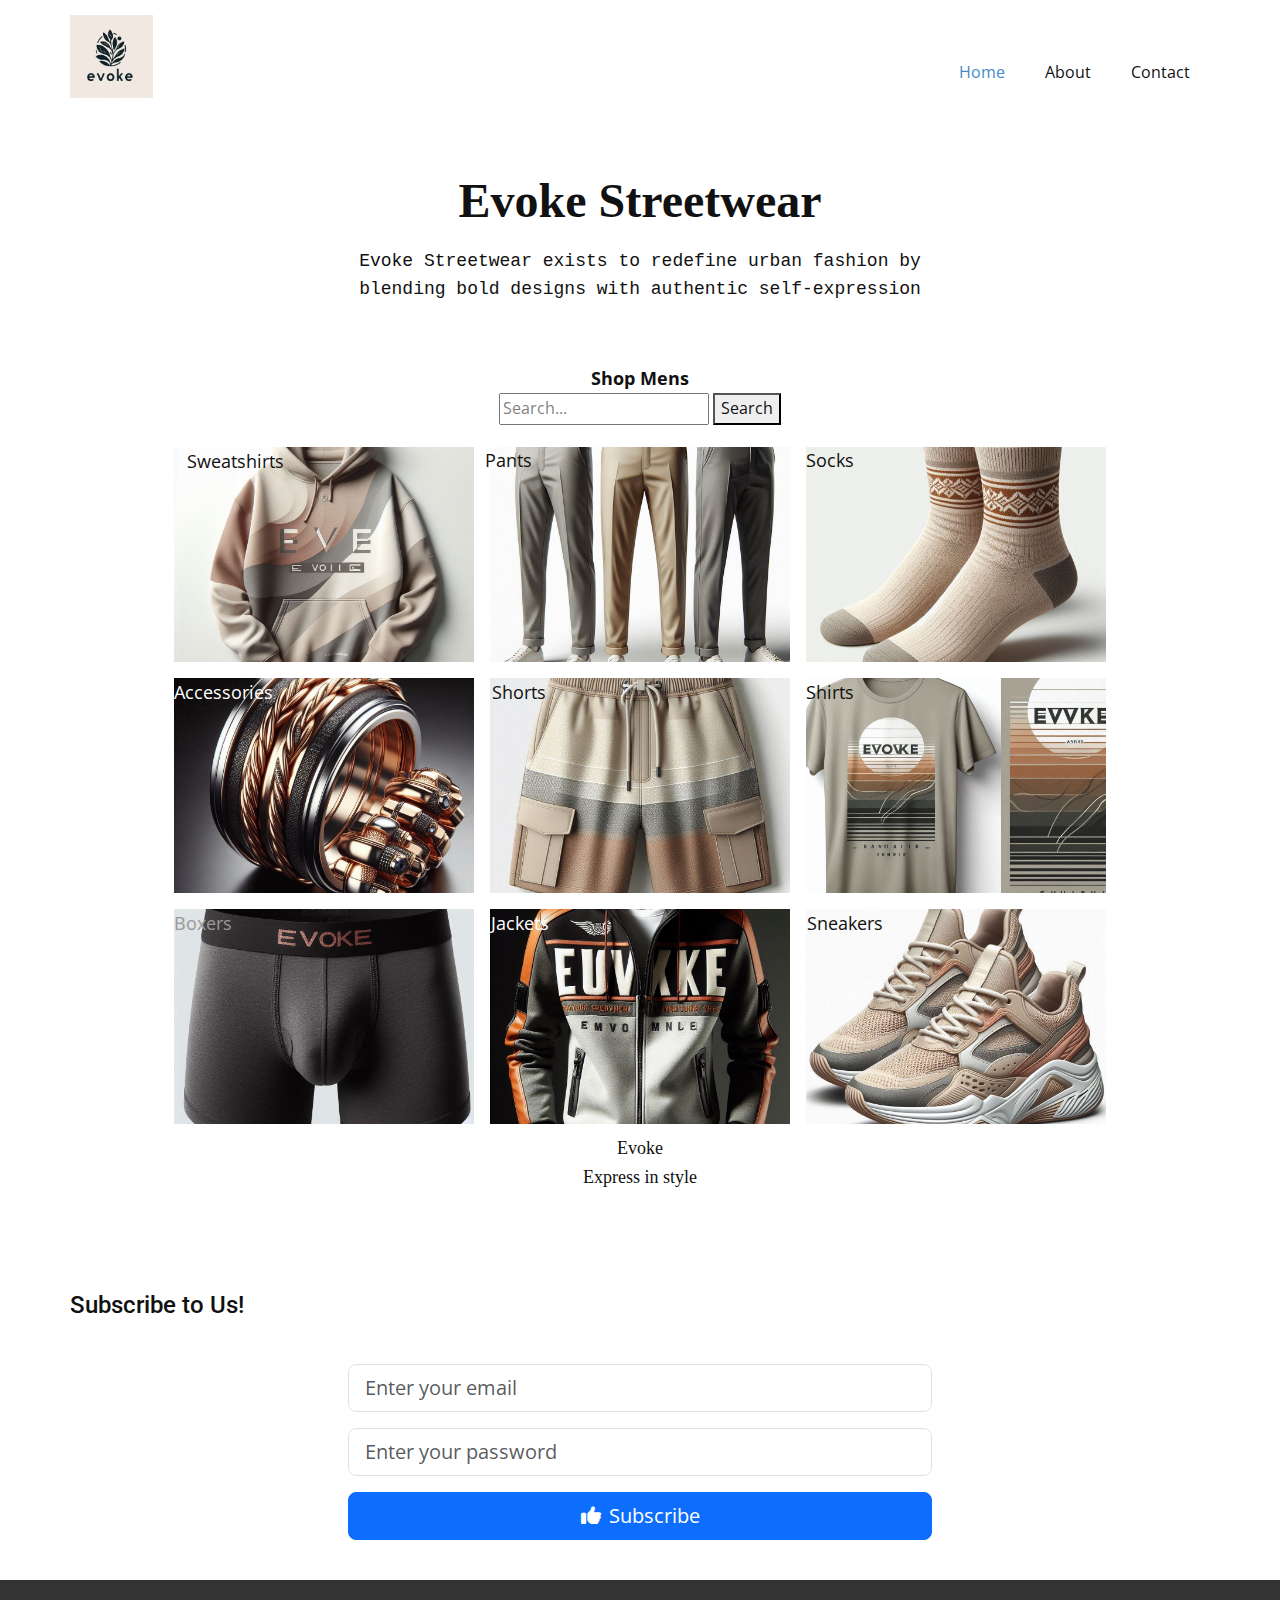
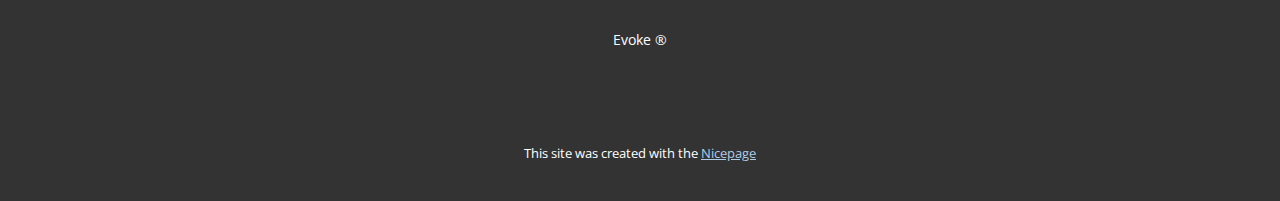
<file: index.html>
<!DOCTYPE html>
<html style="font-size: 16px;" lang="en"><head>
    <meta name="viewport" content="width=device-width, initial-scale=1.0">
    <meta charset="utf-8">
    <meta name="keywords" content="">
    <meta name="description" content="">
    <title>Home</title>
    <link rel="stylesheet" href="nicepage.css" media="screen">
<link rel="stylesheet" href="index.css" media="screen">
    <script class="u-script" type="text/javascript" src="jquery.js" defer=""></script>
    <script class="u-script" type="text/javascript" src="nicepage.js" defer=""></script>
    <meta name="generator" content="Nicepage 7.7.3, nicepage.com">
    <link rel="stylesheet" href="https://cdnjs.cloudflare.com/ajax/libs/font-awesome/6.5.0/css/all.min.css">
    <link href="https://cdn.jsdelivr.net/npm/bootstrap@5.3.0/dist/css/bootstrap.min.css" rel="stylesheet">
<script src="https://cdn.jsdelivr.net/npm/bootstrap@5.3.0/dist/js/bootstrap.bundle.min.js"></script>
    <link rel="stylesheet" href="About.css">
<link id="u-theme-google-font" rel="stylesheet" href="https://fonts.googleapis.com/css?family=Roboto:100,100i,300,300i,400,400i,500,500i,700,700i,900,900i|Open+Sans:300,300i,400,400i,500,500i,600,600i,700,700i,800,800i">
    <script type="application/ld+json">{
		"@context": "http://schema.org",
		"@type": "Organization",
		"name": "",
		"logo": "images/evoke.logo.png"
}</script>
    <meta name="theme-color" content="#478ac9">
    <meta property="og:title" content="Home">
    <meta property="og:type" content="website">
  <meta data-intl-tel-input-cdn-path="intlTelInput/"></head>
  <body data-home-page="Home.html" data-home-page-title="Home" data-path-to-root="./" data-include-products="false" class="u-body u-xl-mode" data-lang="en"><header class="u-clearfix u-header u-white u-header" id="header"><div class="u-clearfix u-sheet u-valign-middle-lg u-valign-middle-md u-valign-middle-sm u-valign-middle-xs u-sheet-1">
        <a href="#" class="u-image u-logo u-image-1" data-image-width="1024" data-image-height="1024">
          <img src="images/evoke.logo.png" class="u-logo-image u-logo-image-1">
        </a>
        <nav class="u-menu u-menu-one-level u-offcanvas u-menu-1">
          <div class="menu-collapse" style="font-size: 1rem; letter-spacing: 0px;">
            <a class="u-button-style u-custom-left-right-menu-spacing u-custom-padding-bottom u-custom-top-bottom-menu-spacing u-hamburger-link u-nav-link u-text-active-palette-1-base u-text-hover-palette-2-base" href="#">
              <svg class="u-svg-link" viewBox="0 0 24 24"><use xlink:href="#menu-hamburger"></use></svg>
              <svg class="u-svg-content" version="1.1" id="menu-hamburger" viewBox="0 0 16 16" x="0px" y="0px" xmlns:xlink="http://www.w3.org/1999/xlink" xmlns="http://www.w3.org/2000/svg"><g><rect y="1" width="16" height="2"></rect><rect y="7" width="16" height="2"></rect><rect y="13" width="16" height="2"></rect>
</g></svg>
            </a>
          </div>
          <div class="u-nav-container">
            <ul class="u-nav u-unstyled u-nav-1"><li class="u-nav-item"><a class="u-button-style u-nav-link u-text-active-palette-1-base u-text-hover-palette-2-base" href="./" style="padding: 10px 20px;">Home</a>
</li><li class="u-nav-item"><a class="u-button-style u-nav-link u-text-active-palette-1-base u-text-hover-palette-2-base" href="About.html" style="padding: 10px 20px;">About</a>
</li><li class="u-nav-item"><a class="u-button-style u-nav-link u-text-active-palette-1-base u-text-hover-palette-2-base" href="Contact.html" style="padding: 10px 20px;">Contact</a>
</li></ul>
          </div>
          <div class="u-nav-container-collapse">
            <div class="u-black u-container-style u-inner-container-layout u-opacity u-opacity-95 u-sidenav">
              <div class="u-inner-container-layout u-sidenav-overflow">
                <div class="u-menu-close"></div>
                <ul class="u-align-center u-nav u-popupmenu-items u-unstyled u-nav-2"><li class="u-nav-item"><a class="u-button-style u-nav-link" href="./">Home</a>
</li><li class="u-nav-item"><a class="u-button-style u-nav-link" href="About.html">About</a>
</li><li class="u-nav-item"><a class="u-button-style u-nav-link" href="Contact.html">Contact</a>
</li></ul>
              </div>
            </div>
            <div class="u-black u-menu-overlay u-opacity u-opacity-70"></div>
          </div>
        </nav>
      </div></header>
    <section class="u-align-center u-clearfix u-section-1" id="sec-32c2">
      <div class="u-clearfix u-sheet u-sheet-1">
        <h3 class="u-align-center u-text u-text-default u-text-1">Evoke Streetwear </h3>
        <p id= "mission"class="u-align-center u-text u-text-2">Evoke Streetwear exists to redefine urban fashion by blending bold designs with authentic self-expression </p>
        <p id= "shop"class="u-align-center u-text u-text-3">Shop Mens</p>
          <div id= "search" class="search-container">
              <input type="text" class="search-box" placeholder="Search...">
              <button id= "searchButton" class="search-button">Search</button>
          </div>
        <div class="u-gallery u-layout-grid u-lightbox u-no-transition u-show-text-none u-gallery-1">
          <div class="u-gallery-inner u-gallery-inner-1">
            <div class="u-effect-hover-zoom u-gallery-item u-shape-rectangle" data-animation-name="" data-animation-duration="0" data-animation-delay="0" data-animation-direction="">
              <div class="u-back-slide">
                <img class="u-back-image u-expanded" src="images/evokehoodie.png" data-image-width="1024" data-image-height="1024">
              </div>
              <div class="u-over-slide u-shading u-over-slide-1"></div>
            </div>
            <div class="u-effect-hover-zoom u-gallery-item u-shape-rectangle" data-image-width="1024" data-image-height="1024">
              <div class="u-back-slide">
                <img class="u-back-image u-expanded" src="images/evokepants.png">
              </div>
              <div class="u-over-slide u-shading u-over-slide-2"></div>
            </div>
            <div class="u-effect-hover-zoom u-gallery-item u-shape-rectangle" data-animation-name="" data-animation-duration="0" data-animation-delay="0" data-animation-direction="">
              <div class="u-back-slide">
                <img class="u-back-image u-expanded" src="images/evokesocks.png" data-image-width="1024" data-image-height="1024">
              </div>
              <div class="u-over-slide u-shading u-over-slide-3"></div>
            </div>
            <div class="u-effect-hover-zoom u-gallery-item u-shape-rectangle" data-image-width="1024" data-image-height="1024">
              <div class="u-back-slide" data-image-width="1024" data-image-height="1024">
                <img class="u-back-image u-expanded" src="images/evokejewelry.png">
              </div>
              <div class="u-over-slide u-shading u-over-slide-4"></div>
            </div>
            <div class="u-effect-hover-zoom u-gallery-item u-shape-rectangle" data-image-width="1024" data-image-height="1024">
              <div class="u-back-slide" data-image-width="1024" data-image-height="1024">
                <img class="u-back-image u-expanded" src="images/evokeshorts.png">
              </div>
              <div class="u-over-slide u-shading u-over-slide-5"></div>
            </div>
            <div class="u-effect-hover-zoom u-gallery-item u-shape-rectangle" data-image-width="1024" data-image-height="1024">
              <div class="u-back-slide">
                <img class="u-back-image u-expanded" src="images/evokeshirt.png">
              </div>
              <div class="u-over-slide u-shading u-over-slide-6"></div>
            </div>
            <div class="u-effect-hover-zoom u-gallery-item u-shape-rectangle" data-image-width="1024" data-image-height="1024">
              <div class="u-back-slide">
                <img class="u-back-image u-expanded" src="images/evokeboxers.png">
              </div>
              <div class="u-over-slide u-shading u-over-slide-7"></div>
            </div>
            <div class="u-effect-hover-zoom u-gallery-item u-shape-rectangle" data-image-width="1024" data-image-height="1024">
              <div class="u-back-slide">
                <img class="u-back-image u-expanded" src="images/evokejacket.png">
              </div>
              <div class="u-over-slide u-shading u-over-slide-8"></div>
            </div>
            <div class="u-effect-hover-zoom u-gallery-item u-shape-rectangle" data-image-width="1024" data-image-height="1024">
              <div class="u-back-slide">
                <img class="u-back-image u-expanded" src="images/evokesneakers.png">
              </div>
              <div class="u-over-slide u-shading u-over-slide-9"></div>
            </div>
          </div>
        </div>
        <p class="u-align-center u-text u-text-4">Sweatshirts</p>
        <p class="u-align-center u-text u-text-default u-text-5">Pants</p>
        <p class="u-align-center u-text u-text-default u-text-6">Socks</p>
        <p class="u-align-center u-text u-text-default u-text-white u-text-7">Accessories</p>
        <p class="u-align-center u-text u-text-default u-text-8">Shorts</p>
        <p class="u-align-center u-text u-text-default u-text-9">Shirts</p>
        <p class="u-align-center u-text u-text-default u-text-grey-40 u-text-10">Box<span class="u-text-palette-5-dark-2"></span>ers
        </p>
        <p class="u-align-center u-text u-text-default u-text-white u-text-11">Jackets </p>
        <p class="u-align-center u-text u-text-default u-text-12">Sneakers</p>
        <p class="u-align-center u-text u-text-default u-text-13" style="font-family: 'Palatino Linotype'">Evoke</p>
        <p class="u-align-center u-text u-text-default u-text-14" style="font-family: 'Palatino Linotype'">Express in style</p>
          <div class="u-align-center u-container-style u-group u-white u-group-1" style="padding: 40px 0; margin-top: 30px;">
              <div id= "subClass" class="u-container-layout u-valign-middle u-align-center">
                  <h4 class="u-text u-text-default u-align-center">Subscribe to Us!</h4>
                  <form action="#" method="POST" class="row g-3 justify-content-center" style="max-width: 600px; margin: 20px auto 0;">
                      <div class="col-12">
                          <input type="email" class="form-control form-control-lg" name="email" placeholder="Enter your email" required>
                      </div>
                      <div class="col-12">
                          <input type="password" class="form-control form-control-lg" name="password" placeholder="Enter your password" required>
                      </div>
                      <div class="col-12">
                          <button type="submit" class="btn btn-primary btn-lg w-100 btn-subscribe">
                              <i class="fas fa-thumbs-up me-2"></i>Subscribe</button>
                      </div>
                  </form>
              </div>
          </div>
      </div>
    </section>

    <footer class="u-align-center u-clearfix u-container-align-center u-footer u-grey-80 u-footer" id="footer"><div class="u-clearfix u-sheet u-sheet-1">
        <p class="u-small-text u-text u-text-variant u-text-1">Evoke ® </p>
      </div></footer>
    <section class="u-backlink u-clearfix u-grey-80">
      <p class="u-text"><span>This site was created with the </span>
        <a class="u-link" href="https://nicepage.com/" target="_blank" rel="nofollow"><span>Nicepage</span>
        </a>
      </p>
    </section>
  
</body></html>
</file>
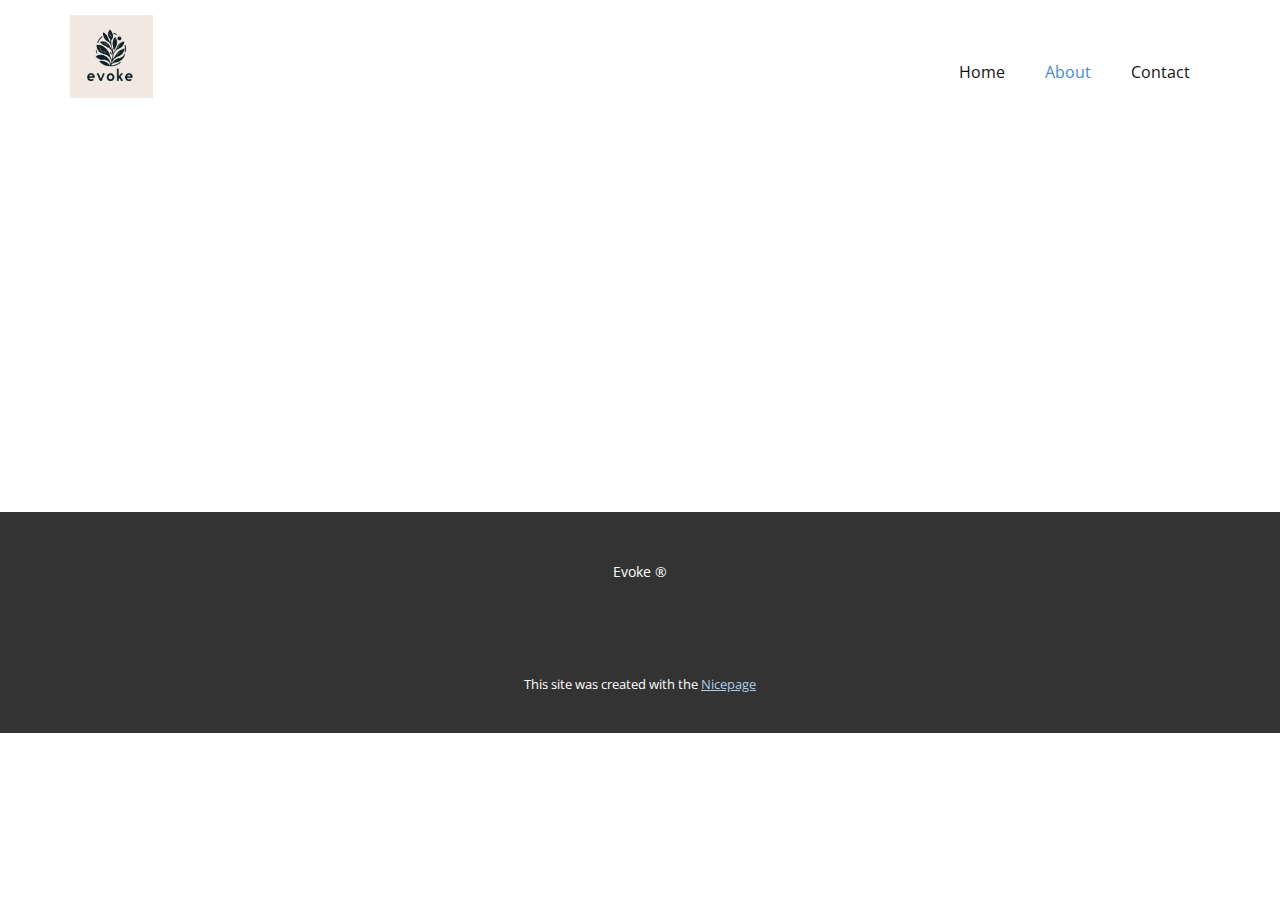
<file: About.html>
<!DOCTYPE html>
<html style="font-size: 16px;" lang="en"><head>
    <meta name="viewport" content="width=device-width, initial-scale=1.0">
    <meta charset="utf-8">
    <meta name="keywords" content="">
    <meta name="description" content="">
    <title>About</title>
    <link rel="stylesheet" href="nicepage.css" media="screen">
<link rel="stylesheet" href="About.css" media="screen">
    <script class="u-script" type="text/javascript" src="jquery.js" defer=""></script>
    <script class="u-script" type="text/javascript" src="nicepage.js" defer=""></script>
    <meta name="generator" content="Nicepage 7.7.3, nicepage.com">
    
    
    
    <link id="u-theme-google-font" rel="stylesheet" href="https://fonts.googleapis.com/css?family=Roboto:100,100i,300,300i,400,400i,500,500i,700,700i,900,900i|Open+Sans:300,300i,400,400i,500,500i,600,600i,700,700i,800,800i">
    <script type="application/ld+json">{
		"@context": "http://schema.org",
		"@type": "Organization",
		"name": "",
		"logo": "images/evoke.logo.png"
}</script>
    <meta name="theme-color" content="#478ac9">
    <meta property="og:title" content="About">
    <meta property="og:type" content="website">
  <meta data-intl-tel-input-cdn-path="intlTelInput/"></head>
  <body data-path-to-root="./" data-include-products="false" class="u-body u-xl-mode" data-lang="en"><header class="u-clearfix u-header u-white u-header" id="header"><div class="u-clearfix u-sheet u-valign-middle-lg u-valign-middle-md u-valign-middle-sm u-valign-middle-xs u-sheet-1">
        <a href="#" class="u-image u-logo u-image-1" data-image-width="1024" data-image-height="1024">
          <img src="images/evoke.logo.png" class="u-logo-image u-logo-image-1">
        </a>
        <nav class="u-menu u-menu-one-level u-offcanvas u-menu-1">
          <div class="menu-collapse" style="font-size: 1rem; letter-spacing: 0px;">
            <a class="u-button-style u-custom-left-right-menu-spacing u-custom-padding-bottom u-custom-top-bottom-menu-spacing u-hamburger-link u-nav-link u-text-active-palette-1-base u-text-hover-palette-2-base" href="#">
              <svg class="u-svg-link" viewBox="0 0 24 24"><use xlink:href="#menu-hamburger"></use></svg>
              <svg class="u-svg-content" version="1.1" id="menu-hamburger" viewBox="0 0 16 16" x="0px" y="0px" xmlns:xlink="http://www.w3.org/1999/xlink" xmlns="http://www.w3.org/2000/svg"><g><rect y="1" width="16" height="2"></rect><rect y="7" width="16" height="2"></rect><rect y="13" width="16" height="2"></rect>
</g></svg>
            </a>
          </div>
          <div class="u-nav-container">
            <ul class="u-nav u-unstyled u-nav-1"><li class="u-nav-item"><a class="u-button-style u-nav-link u-text-active-palette-1-base u-text-hover-palette-2-base" href="./" style="padding: 10px 20px;">Home</a>
</li><li class="u-nav-item"><a class="u-button-style u-nav-link u-text-active-palette-1-base u-text-hover-palette-2-base" href="About.html" style="padding: 10px 20px;">About</a>
</li><li class="u-nav-item"><a class="u-button-style u-nav-link u-text-active-palette-1-base u-text-hover-palette-2-base" href="Contact.html" style="padding: 10px 20px;">Contact</a>
</li></ul>
          </div>
          <div class="u-nav-container-collapse">
            <div class="u-black u-container-style u-inner-container-layout u-opacity u-opacity-95 u-sidenav">
              <div class="u-inner-container-layout u-sidenav-overflow">
                <div class="u-menu-close"></div>
                <ul class="u-align-center u-nav u-popupmenu-items u-unstyled u-nav-2"><li class="u-nav-item"><a class="u-button-style u-nav-link" href="./">Home</a>
</li><li class="u-nav-item"><a class="u-button-style u-nav-link" href="About.html">About</a>
</li><li class="u-nav-item"><a class="u-button-style u-nav-link" href="Contact.html">Contact</a>
</li></ul>
              </div>
            </div>
            <div class="u-black u-menu-overlay u-opacity u-opacity-70"></div>
          </div>
        </nav>
      </div></header>
    <section class="u-clearfix u-section-1" id="block-1">
      <div class="u-clearfix u-sheet u-sheet-1"></div>
    </section>
    
    
    
    <footer class="u-align-center u-clearfix u-container-align-center u-footer u-grey-80 u-footer" id="footer"><div class="u-clearfix u-sheet u-sheet-1">
        <p class="u-small-text u-text u-text-variant u-text-1">Evoke ® </p>
      </div></footer>
    <section class="u-backlink u-clearfix u-grey-80">
      <p class="u-text"><span>This site was created with the </span>
        <a class="u-link" href="https://nicepage.com/" target="_blank" rel="nofollow"><span>Nicepage</span>
        </a>
      </p>
    </section>
  
</body></html>
</file>
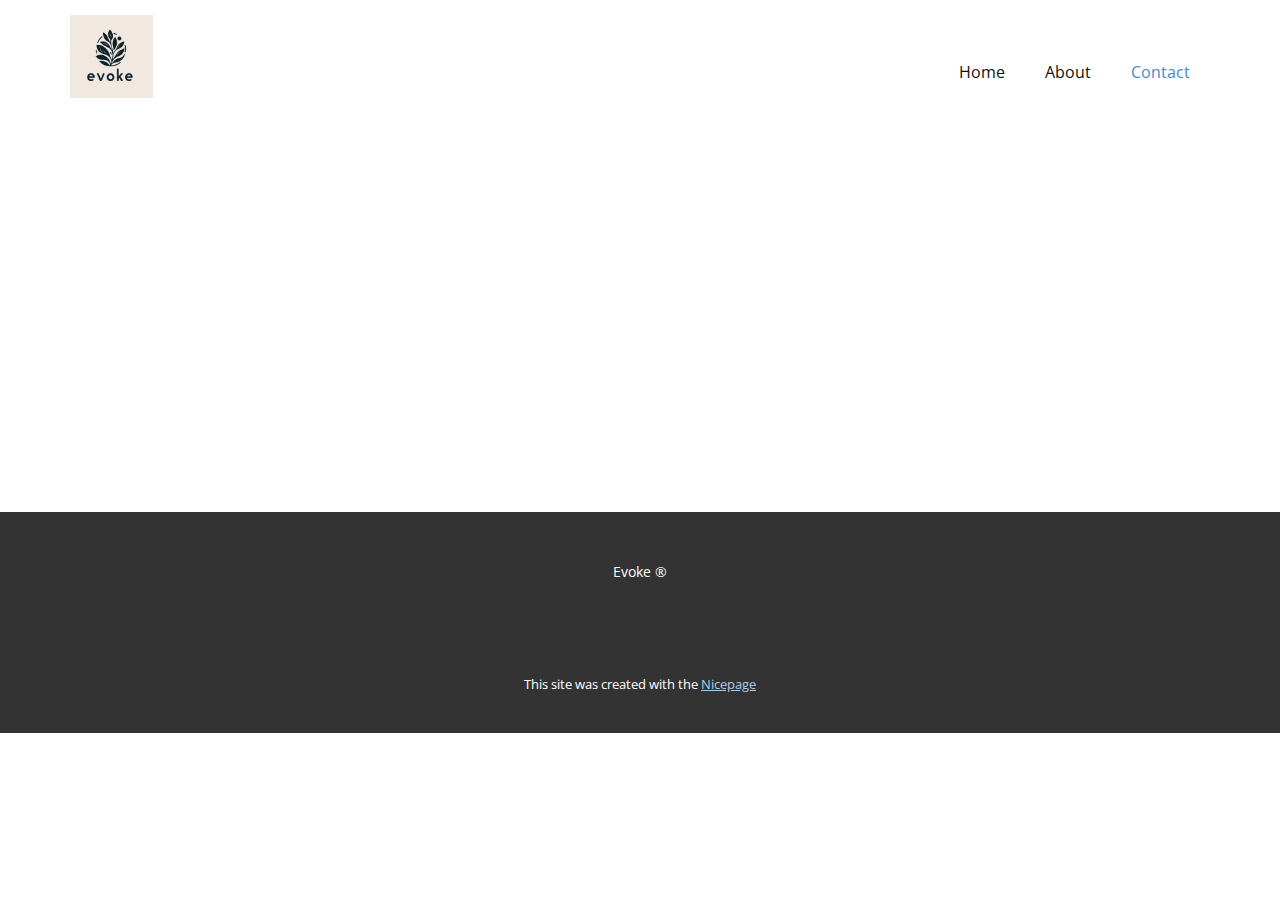
<file: Contact.html>
<!DOCTYPE html>
<html style="font-size: 16px;" lang="en"><head>
    <meta name="viewport" content="width=device-width, initial-scale=1.0">
    <meta charset="utf-8">
    <meta name="keywords" content="">
    <meta name="description" content="">
    <title>Contact</title>
    <link rel="stylesheet" href="nicepage.css" media="screen">
<link rel="stylesheet" href="Contact.css" media="screen">
    <script class="u-script" type="text/javascript" src="jquery.js" defer=""></script>
    <script class="u-script" type="text/javascript" src="nicepage.js" defer=""></script>
    <meta name="generator" content="Nicepage 7.7.3, nicepage.com">
    
    
    
    <link id="u-theme-google-font" rel="stylesheet" href="https://fonts.googleapis.com/css?family=Roboto:100,100i,300,300i,400,400i,500,500i,700,700i,900,900i|Open+Sans:300,300i,400,400i,500,500i,600,600i,700,700i,800,800i">
    <script type="application/ld+json">{
		"@context": "http://schema.org",
		"@type": "Organization",
		"name": "",
		"logo": "images/evoke.logo.png"
}</script>
    <meta name="theme-color" content="#478ac9">
    <meta property="og:title" content="Contact">
    <meta property="og:type" content="website">
  <meta data-intl-tel-input-cdn-path="intlTelInput/"></head>
  <body data-path-to-root="./" data-include-products="false" class="u-body u-xl-mode" data-lang="en"><header class="u-clearfix u-header u-white u-header" id="header"><div class="u-clearfix u-sheet u-valign-middle-lg u-valign-middle-md u-valign-middle-sm u-valign-middle-xs u-sheet-1">
        <a href="#" class="u-image u-logo u-image-1" data-image-width="1024" data-image-height="1024">
          <img src="images/evoke.logo.png" class="u-logo-image u-logo-image-1">
        </a>
        <nav class="u-menu u-menu-one-level u-offcanvas u-menu-1">
          <div class="menu-collapse" style="font-size: 1rem; letter-spacing: 0px;">
            <a class="u-button-style u-custom-left-right-menu-spacing u-custom-padding-bottom u-custom-top-bottom-menu-spacing u-hamburger-link u-nav-link u-text-active-palette-1-base u-text-hover-palette-2-base" href="#">
              <svg class="u-svg-link" viewBox="0 0 24 24"><use xlink:href="#menu-hamburger"></use></svg>
              <svg class="u-svg-content" version="1.1" id="menu-hamburger" viewBox="0 0 16 16" x="0px" y="0px" xmlns:xlink="http://www.w3.org/1999/xlink" xmlns="http://www.w3.org/2000/svg"><g><rect y="1" width="16" height="2"></rect><rect y="7" width="16" height="2"></rect><rect y="13" width="16" height="2"></rect>
</g></svg>
            </a>
          </div>
          <div class="u-nav-container">
            <ul class="u-nav u-unstyled u-nav-1"><li class="u-nav-item"><a class="u-button-style u-nav-link u-text-active-palette-1-base u-text-hover-palette-2-base" href="./" style="padding: 10px 20px;">Home</a>
</li><li class="u-nav-item"><a class="u-button-style u-nav-link u-text-active-palette-1-base u-text-hover-palette-2-base" href="About.html" style="padding: 10px 20px;">About</a>
</li><li class="u-nav-item"><a class="u-button-style u-nav-link u-text-active-palette-1-base u-text-hover-palette-2-base" href="Contact.html" style="padding: 10px 20px;">Contact</a>
</li></ul>
          </div>
          <div class="u-nav-container-collapse">
            <div class="u-black u-container-style u-inner-container-layout u-opacity u-opacity-95 u-sidenav">
              <div class="u-inner-container-layout u-sidenav-overflow">
                <div class="u-menu-close"></div>
                <ul class="u-align-center u-nav u-popupmenu-items u-unstyled u-nav-2"><li class="u-nav-item"><a class="u-button-style u-nav-link" href="./">Home</a>
</li><li class="u-nav-item"><a class="u-button-style u-nav-link" href="About.html">About</a>
</li><li class="u-nav-item"><a class="u-button-style u-nav-link" href="Contact.html">Contact</a>
</li></ul>
              </div>
            </div>
            <div class="u-black u-menu-overlay u-opacity u-opacity-70"></div>
          </div>
        </nav>
      </div></header>
    <section class="u-clearfix u-section-1" id="block-1">
      <div class="u-clearfix u-sheet u-sheet-1"></div>
    </section>
    
    
    
    <footer class="u-align-center u-clearfix u-container-align-center u-footer u-grey-80 u-footer" id="footer"><div class="u-clearfix u-sheet u-sheet-1">
        <p class="u-small-text u-text u-text-variant u-text-1">Evoke ® </p>
      </div></footer>
    <section class="u-backlink u-clearfix u-grey-80">
      <p class="u-text"><span>This site was created with the </span>
        <a class="u-link" href="https://nicepage.com/" target="_blank" rel="nofollow"><span>Nicepage</span>
        </a>
      </p>
    </section>
  
</body></html>
</file>
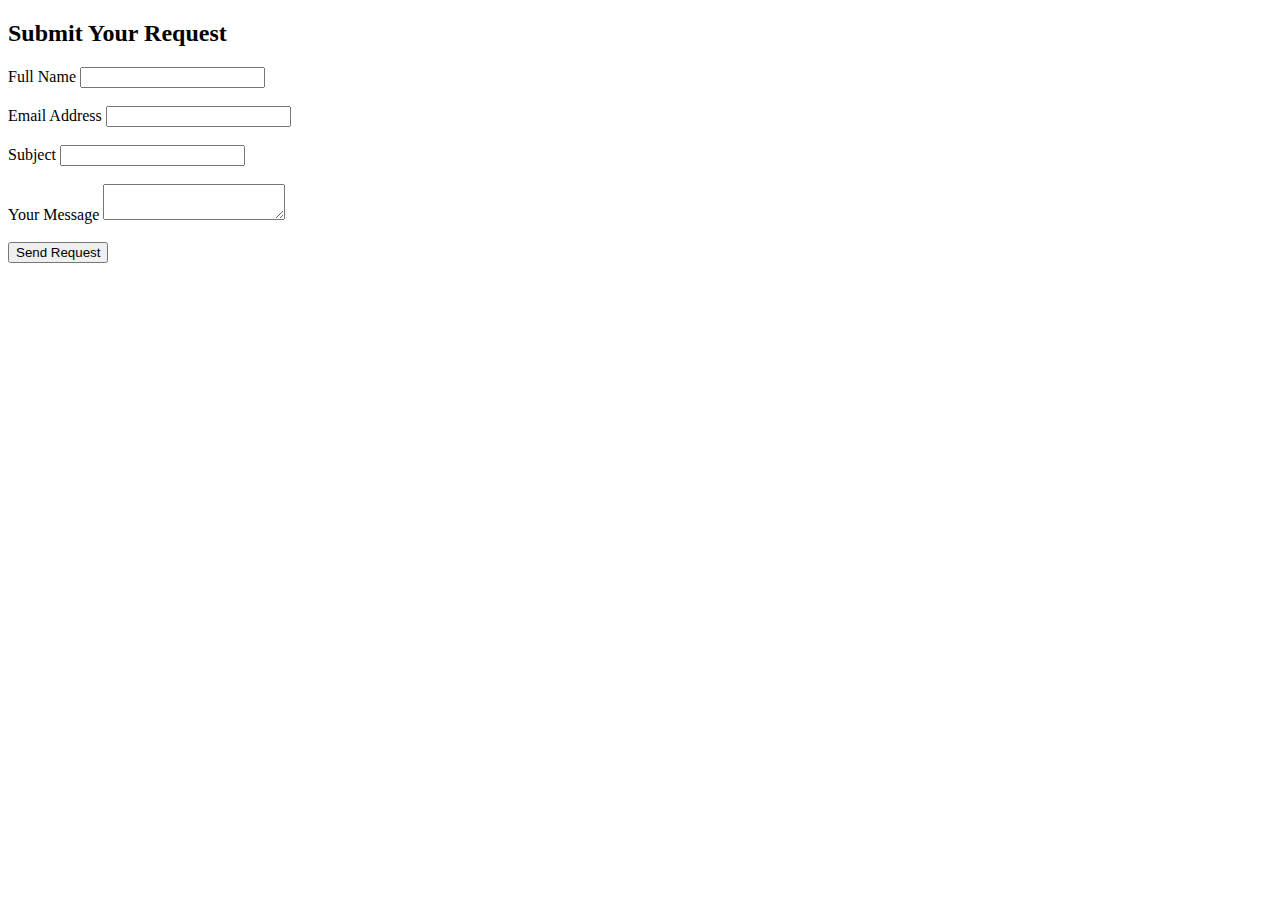
<file: request-form.html>
<!DOCTYPE html>
<html lang="en">
<head>
    <meta charset="UTF-8">
    <title>Request</title>
</head>
<body>
<div class="container">
  <h2>Submit Your Request</h2>
  <form action="/submit-request" method="POST">
    <label for="name">Full Name</label>
    <input type="text" id="name" name="name" required>
<br><br>
    <label for="email">Email Address</label>
    <input type="email" id="email" name="email" required>
<br><br>
    <label for="subject">Subject</label>
    <input type="text" id="subject" name="subject" required>
<br><br>
    <label for="message">Your Message</label>
    <textarea id="message" name="message" required></textarea>
<br><br>
    <button type="submit">Send Request</button>
  </form>
</div>

</body>
</html>

</body>
</html>
</file>
